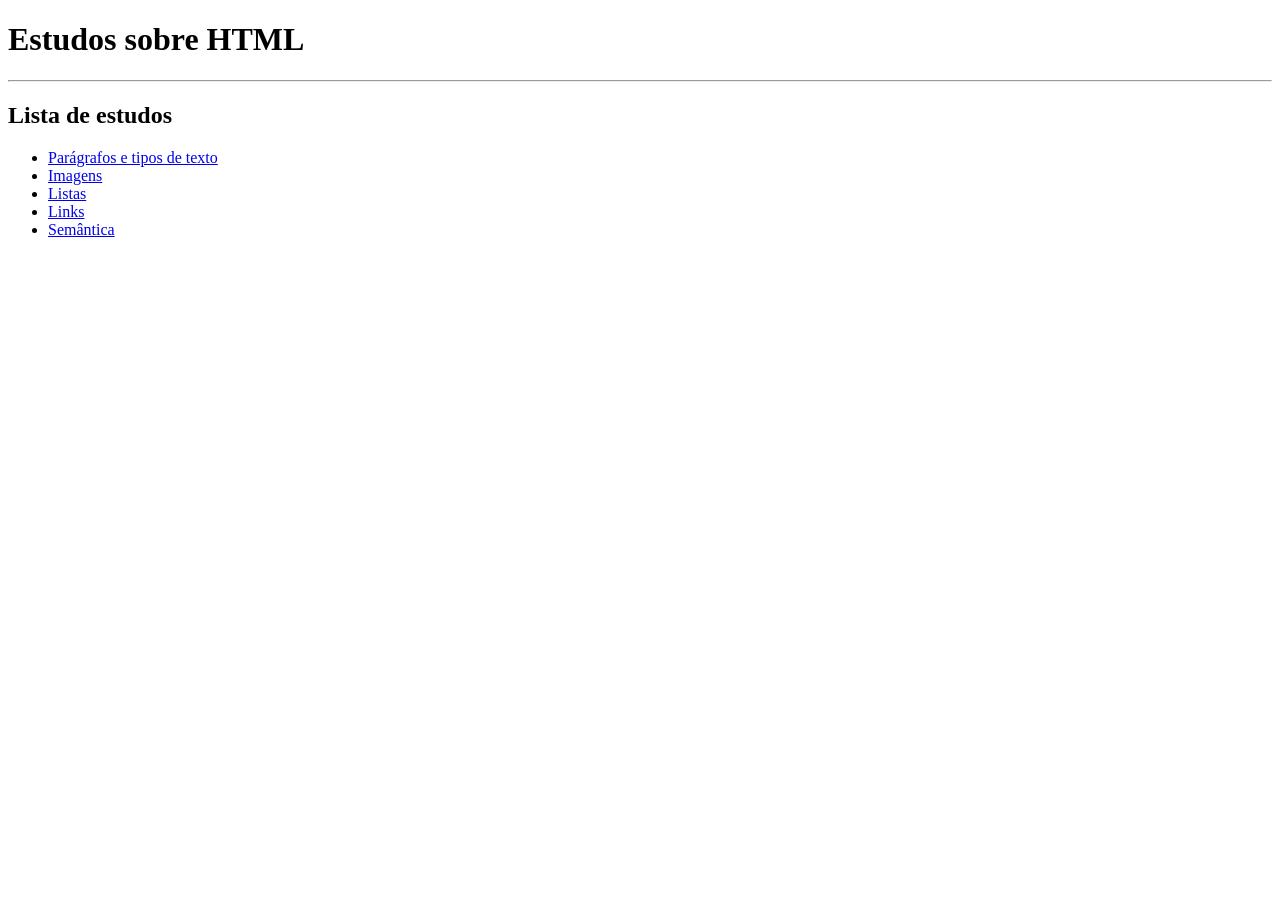
<file: basics/index.html>
<!DOCTYPE html>
<html lang="pt-br">
<head>
  <meta charset="UTF-8">
  <meta name="viewport" content="width=device-width, initial-scale=1.0">
  <title>First Site!</title>
</head>
<body>
  <h1>Estudos sobre HTML</h1>
  <hr>

  <h2>Lista de estudos</h2>

  <ul>
    <li>
      <a href="pages/textos.html">Parágrafos e tipos de texto</a>
    </li>
    <li>
      <a href="pages/imagens.html">Imagens</a>
    </li>
    <li>
      <a href="pages/listas.html">Listas</a>
    </li>
    <li>
      <a href="pages/links.html">Links</a>
    </li>
    <li>
      <a href="pages/semantica.html">Semântica</a>
    </li>

  </ul>
</body>
</html>
</file>
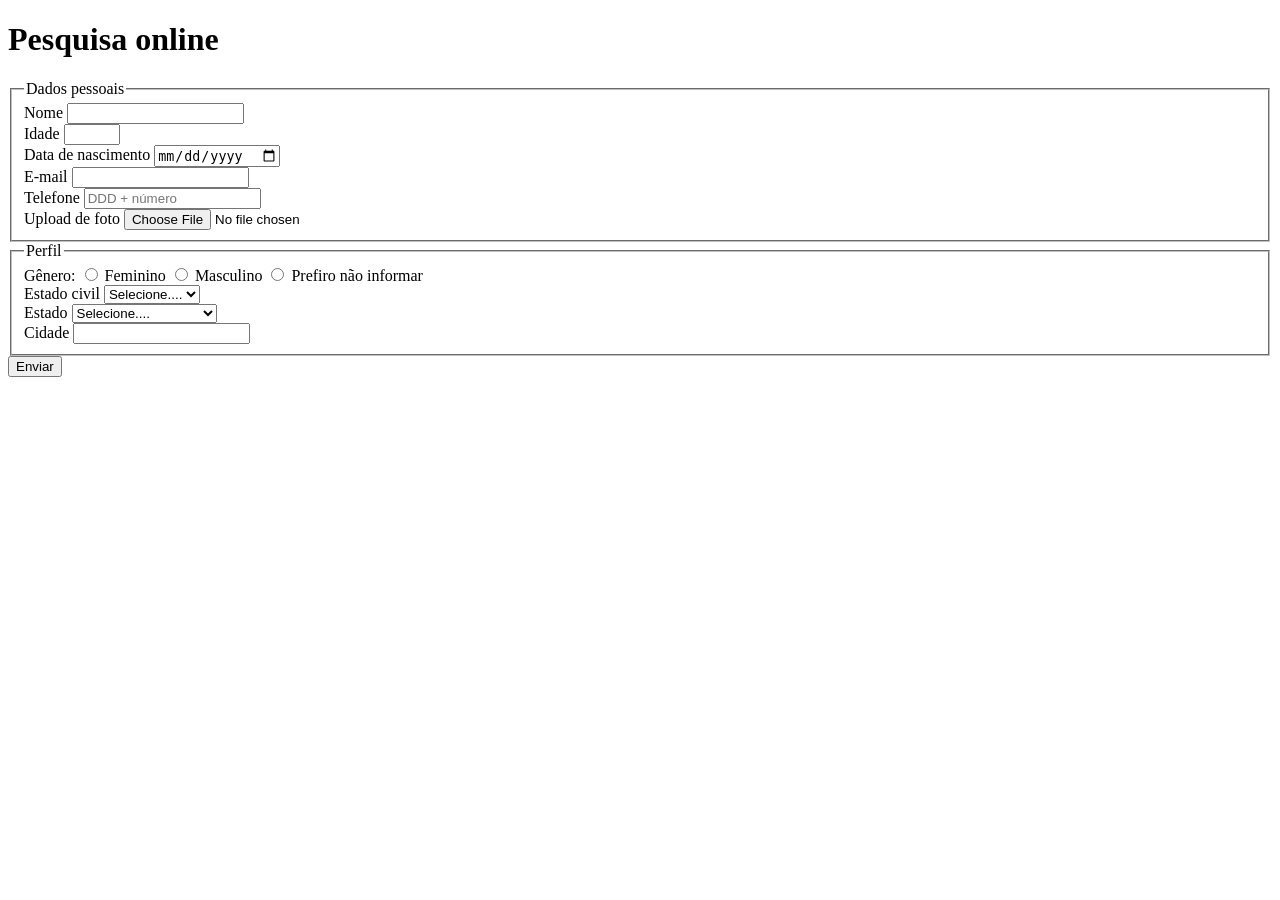
<file: form/index.html>
<!DOCTYPE html>
<html lang="en">
<head>
  <meta charset="UTF-8">
  <meta name="viewport" content="width=device-width, initial-scale=1.0">
  <title>Pesquisa Culturama</title>
</head>
<body>
  <header>
    <h1>Pesquisa online</h1>
  </header>
  <main>
    <section>
      <form action="" method="get">
        <!-- Sessão dados pessoais -->
        <fieldset>
          <legend>Dados pessoais</legend>
          <label for="name">Nome</label>
          <input id="name" name="name" type="text" required>
          <br>
          <label for="age">Idade</label>
          <input id="age" name="age" type="number" required min="12" max="100">
          <br>
          <label for="birthDate">Data de nascimento</label>
          <input id="birthDate" type="date" name="birthDate">
          <br>
          <label for="email">E-mail</label>
          <input type="email" name="email" id="email">
          <br>
          <label for="phone">Telefone</label>
          <input type="tel" name="phone" id="phone" pattern="[0-9]{11}" placeholder="DDD + número">
          <br>
          <label for="photo">Upload de foto</label>
          <input type="file" accept="image/*" name="photo" id="photo">
          <br>
        </fieldset>

        <fieldset>
          <legend>Perfil</legend>
          <span3>Gênero:</span3>
          <input type="radio" name="gender" id="gender-female" value="female">
          <label for="gender-female" >Feminino</label>
          <input type="radio" name="gender" id="gender-male" value="male">
          <label for="gender-male" >Masculino</label>
          <input type="radio" name="gender" id="gender-not-info" value="notInformed">
          <label for="gender-not-info" >Prefiro não informar</label>
          <br>
          <label for="maritalStatus">Estado civil</label>
          <select name="maritalStatus" id="maritalStatus">
            <option value="notInformed">Selecione....</option>
            <option value="solteiro">Solteiro</option>
            <option value="casado">Casado</option>
            <option value="divorciado">Divorciado</option>
            <option value="viuvo">Viúvo</option>
          </select>
          <br>
          <label for="state">Estado</label>
          <select name="state" id="state" required>
            <option value="notInformed">Selecione....</option>
            <option value="AC">Acre</option>
            <option value="AL">Alagoas</option>
            <option value="AP">Amapá</option>
            <option value="AM">Amazonas</option>
            <option value="BA">Bahia</option>
            <option value="CE">Ceará</option>
            <option value="DF">Distrito Federal</option>
            <option value="ES">Espirito Santo</option>
            <option value="GO">Goiás</option>
            <option value="MA">Maranhão</option>
            <option value="MS">Mato Grosso do Sul</option>
            <option value="MT">Mato Grosso</option>
            <option value="MG">Minas Gerais</option>
            <option value="PA">Pará</option>
            <option value="PB">Paraíba</option>
            <option value="PR">Paraná</option>
            <option value="PE">Pernambuco</option>
            <option value="PI">Piauí</option>
            <option value="RJ">Rio de Janeiro</option>
            <option value="RN">Rio Grande do Norte</option>
            <option value="RS">Rio Grande do Sul</option>
            <option value="RO">Rondônia</option>
            <option value="RR">Roraima</option>
            <option value="SC">Santa Catarina</option>
            <option value="SP">São Paulo</option>
            <option value="SE">Sergipe</option>
            <option value="TO">Tocantins</option>
          </select>
          <br>
          <label for="city">Cidade</label>
          <input type="text" name="city" id="city">
        </fieldset>
        <button type="submit">Enviar</button>
      </form>
    </section>
  </main>
</body>
</html>
</file>
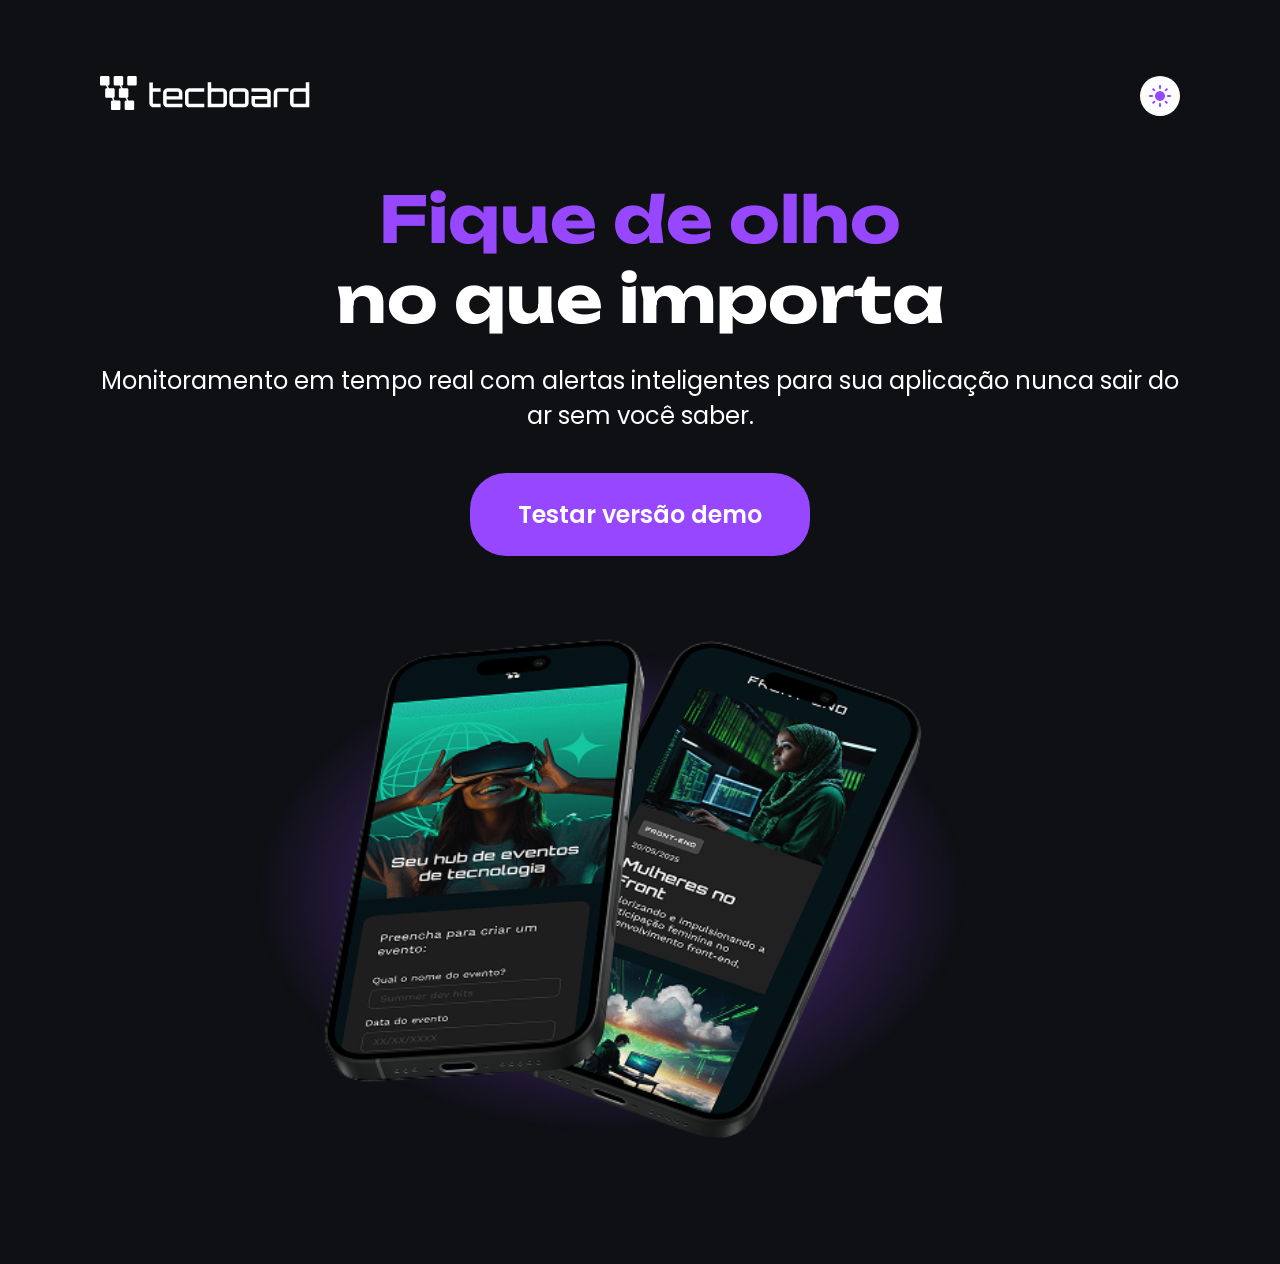
<file: landing/index.html>
<!DOCTYPE html>
<html lang="en">
<head>
  <link rel="preconnect" href="https://fonts.googleapis.com">
  <link rel="preconnect" href="https://fonts.gstatic.com" crossorigin>
  <meta charset="UTF-8">
  <meta name="viewport" content="width=device-width, initial-scale=1.0">
  <link rel="shortcut icon" href="favicon-tecboard-preto-e-roxo.svg" type="image/x-icon">
  <link rel="stylesheet" href="style.css">
  <link href="https://fonts.googleapis.com/css2?family=Poppins:wght@400;600&family=Unbounded:wght@700&display=swap" rel="stylesheet">
  <title>Tecboard</title>
</head>
<body>
  <div>
    <header>
      <h1 aria-label="Tecboard">
        <img
          src="assets/icons/logo-tecboard-branco.svg"
          alt="Logo Tecboard na cor branca"
        >
      </h1>
      <button aria-label="trocar entre light e dark mode">
        <img
          src="assets/icons/icon-light-mode.svg"
          alt="ícone de um sol na cor roxa"
        >
      </button>
    </header>
    <main>
      <section>
        <div>
          <h2><span>Fique de olho</span><br> no que importa</h2>
          <p>Monitoramento em tempo real com alertas inteligentes para sua aplicação nunca sair do ar sem você saber.</p>
        </div>
        <a href="#">Testar versão demo</a>
        <img
          src="assets/img/celulares-sobrepostos-desktop.png"
          alt="Dois celulares sobrepostos com o aplicativo Tecboard aberto e um fundo roxo"
        >
      </section>
    </main>
  </div>

</body>
</html>
</file>
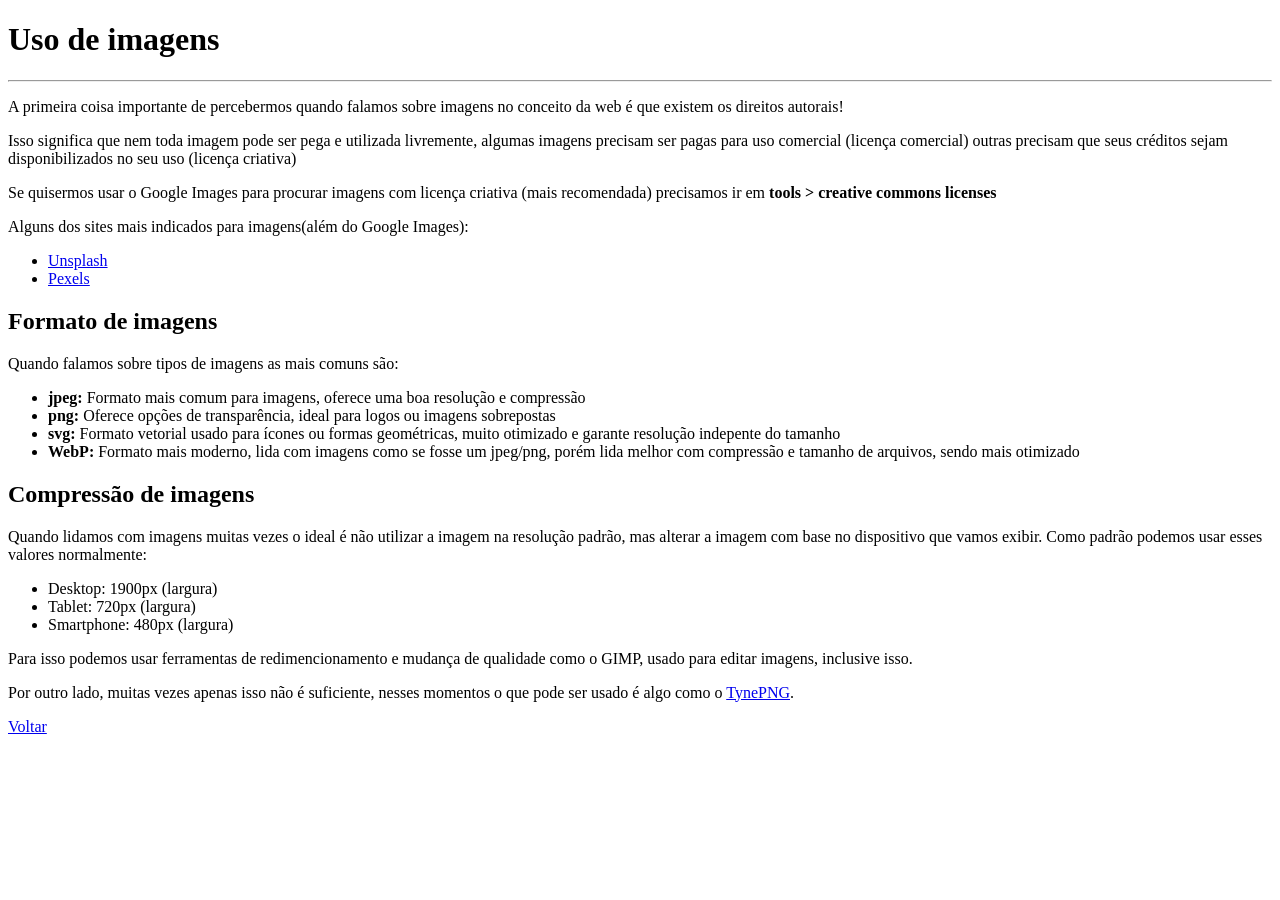
<file: basics/pages/imagens.html>
<!DOCTYPE html>
<html lang="pt-br">
<head>
  <meta charset="UTF-8">
  <meta name="viewport" content="width=device-width, initial-scale=1.0">
  <title>Imagens</title>
</head>
<body>
  <h1>Uso de imagens</h1>
  <hr>

  <p>A primeira coisa importante de percebermos quando falamos sobre imagens no conceito da web é que existem os direitos autorais!</p>
  <p>Isso significa que nem toda imagem pode ser pega e utilizada livremente, algumas imagens precisam ser pagas para uso comercial (licença comercial) outras precisam que seus créditos sejam disponibilizados no seu uso (licença criativa)</p>
  <p>Se quisermos usar o Google Images para procurar imagens com licença criativa (mais recomendada) precisamos ir em <strong>tools > creative commons licenses</strong></p>

  <p>Alguns dos sites mais indicados para imagens(além do Google Images): </p>
  <ul>
    <li><a href="https://unsplash.com/" target="_blank">Unsplash</a></li>
    <li><a href="https://www.pexels.com/" target="_blank">Pexels</a></li>
  </ul>

  <h2>Formato de imagens</h2>

  <p>Quando falamos sobre tipos de imagens as mais comuns são:</p>

  <ul>
    <li><strong>jpeg:</strong> Formato mais comum para imagens, oferece uma boa resolução e compressão</li>
    <li><strong>png:</strong> Oferece opções de transparência, ideal para logos ou imagens sobrepostas</li>
    <li><strong>svg:</strong> Formato vetorial usado para ícones ou formas geométricas, muito otimizado e garante resolução indepente do tamanho</li>
    <li><strong>WebP:</strong> Formato mais moderno, lida com imagens como se fosse um jpeg/png, porém lida melhor com compressão e tamanho de arquivos, sendo mais otimizado</li>
  </ul>

  <h2>Compressão de imagens</h2>

  <p>Quando lidamos com imagens muitas vezes o ideal é não utilizar a imagem na resolução padrão, mas alterar a imagem com base no dispositivo que vamos exibir. Como padrão podemos usar esses valores normalmente:</p>

  <ul>
    <li>Desktop: 1900px (largura)</li>
    <li>Tablet: 720px (largura)</li>
    <li>Smartphone: 480px (largura)</li>
  </ul>

  <p>Para isso podemos usar ferramentas de redimencionamento e mudança de qualidade como o GIMP, usado para editar imagens, inclusive isso.</p>

  <p>Por outro lado, muitas vezes apenas isso não é suficiente, nesses momentos o que pode ser usado é algo como o <a href="https://tinypng.com/" target="_blank">TynePNG</a>.</p>

  <a href="../index.html">Voltar</a>
</body>
</html>
</file>
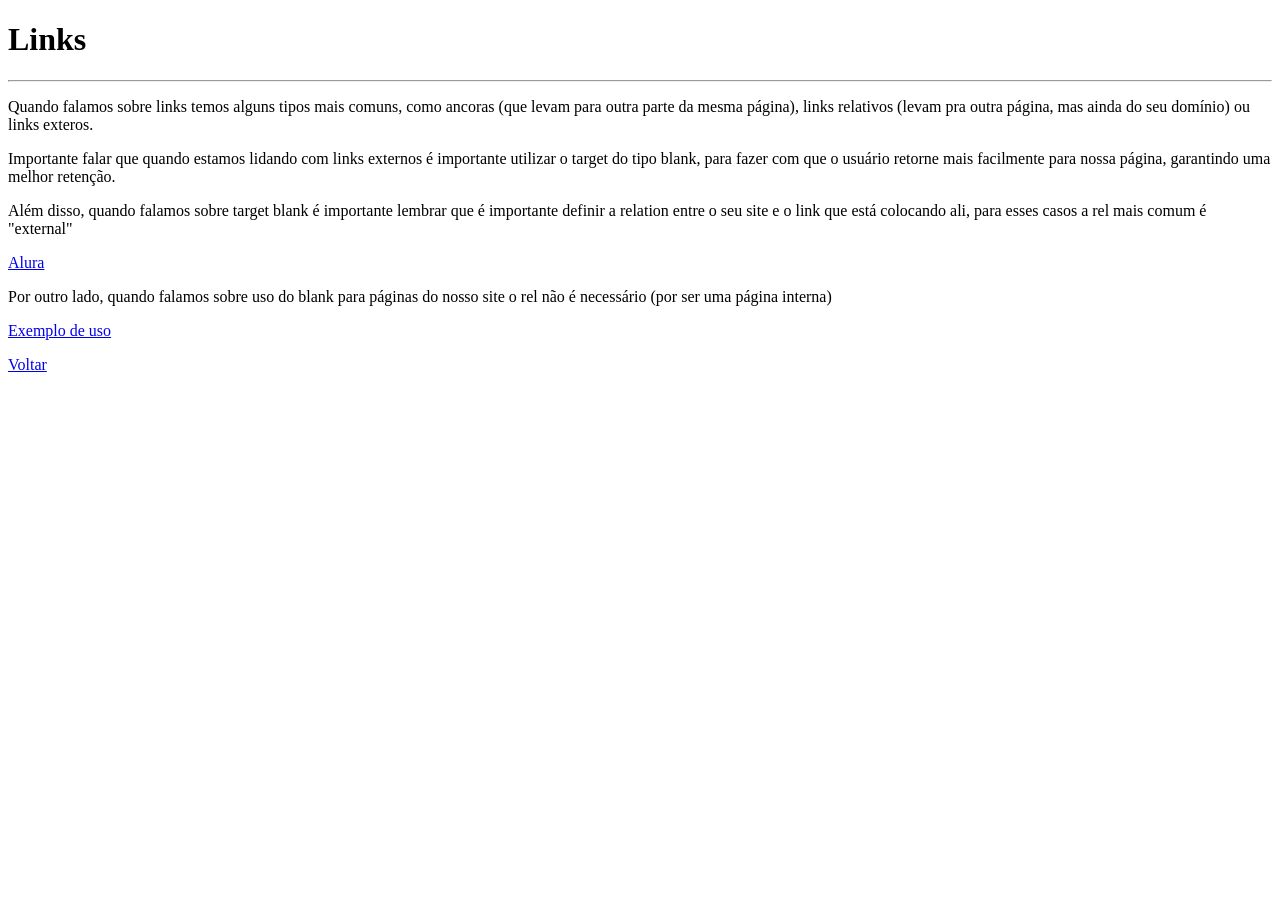
<file: basics/pages/links.html>
<!DOCTYPE html>
<html lang="pt-br">
<head>
  <meta charset="UTF-8">
  <meta name="viewport" content="width=device-width, initial-scale=1.0">
  <title>Links</title>
</head>
<body>
  <h1>Links</h1>
  <hr>

  <p>Quando falamos sobre links temos alguns tipos mais comuns, como ancoras (que levam para outra parte da mesma página), links relativos (levam pra outra página, mas ainda do seu domínio) ou links exteros.</p>

  <p>Importante falar que quando estamos lidando com links externos é importante utilizar o target do tipo blank, para fazer com que o usuário retorne mais facilmente para nossa página, garantindo uma melhor retenção.</p>

  <p>Além disso, quando falamos sobre target blank é importante lembrar que é importante definir a relation entre o seu site e o link que está colocando ali, para esses casos a rel mais comum é "external"</p>

  <p><a href="http://alura.com.br" target="_blank" rel="external">Alura</a></p>

  <p>Por outro lado, quando falamos sobre uso do blank para páginas do nosso site o rel não é necessário (por ser uma página interna)</p>

  <p><a href="./textos.html" target="_blank">Exemplo de uso</a></p>

  <a href="../index.html">Voltar</a>
</body>
</html>
</file>
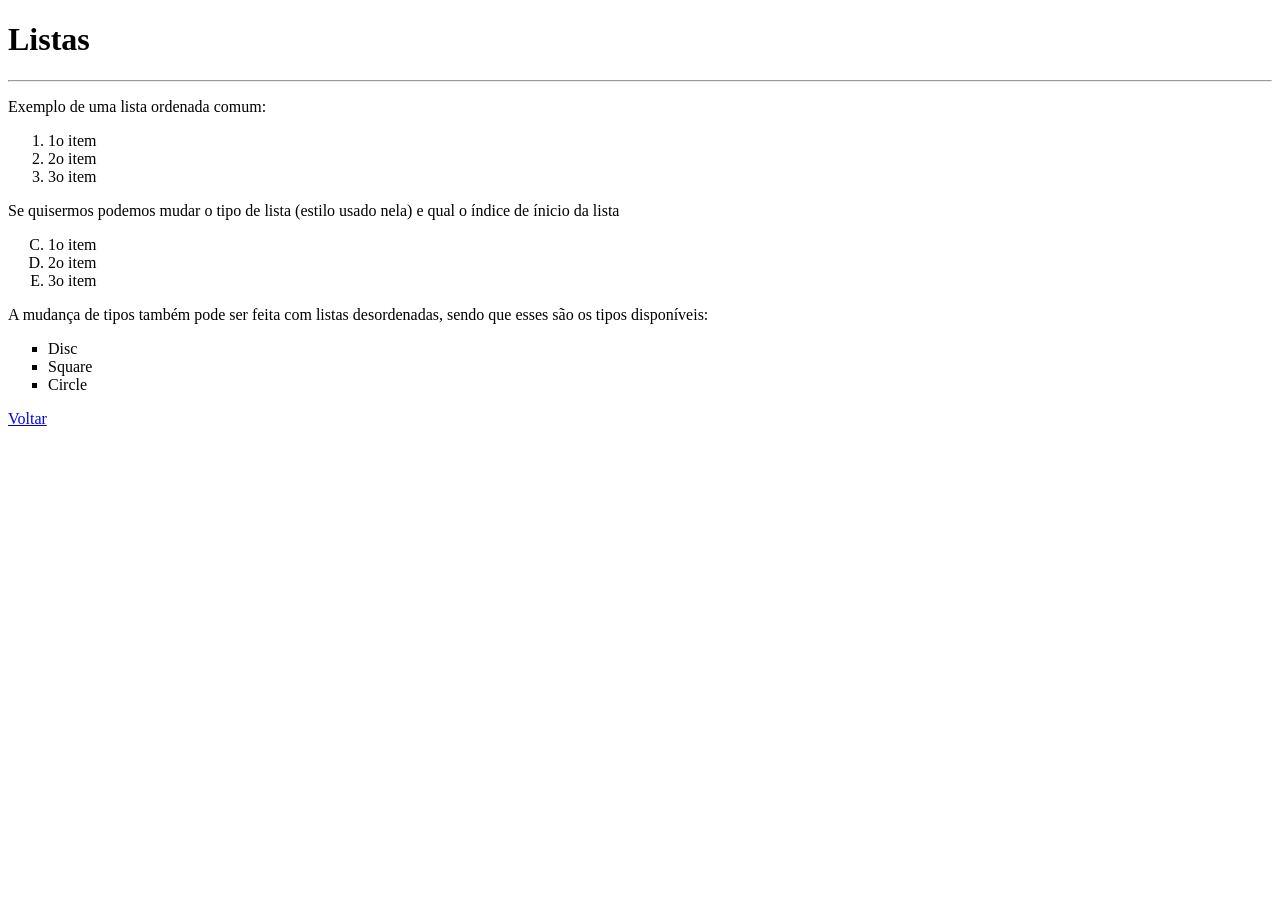
<file: basics/pages/listas.html>
<!DOCTYPE html>
<html lang="en">
<head>
  <meta charset="UTF-8">
  <meta name="viewport" content="width=device-width, initial-scale=1.0">
  <title>Listas</title>
</head>
<body>
  <h1>Listas</h1>
  <hr>

  <p>Exemplo de uma lista ordenada comum:</p>

  <ol>
    <li>1o item</li>
    <li>2o item</li>
    <li>3o item</li>
  </ol>

  <p>Se quisermos podemos mudar o tipo de lista (estilo usado nela) e qual o índice de ínicio da lista</p>

  <ol type="A" start="3">
    <li>1o item</li>
    <li>2o item</li>
    <li>3o item</li>
  </ol>

  <p>A mudança de tipos também pode ser feita com listas desordenadas, sendo que esses são os tipos disponíveis:</p>

  <ul type="square">
    <li>Disc</li>
    <li>Square</li>
    <li>Circle</li>
  </ul>

  <a href="../index.html">Voltar</a>
</body>
</html>
</file>
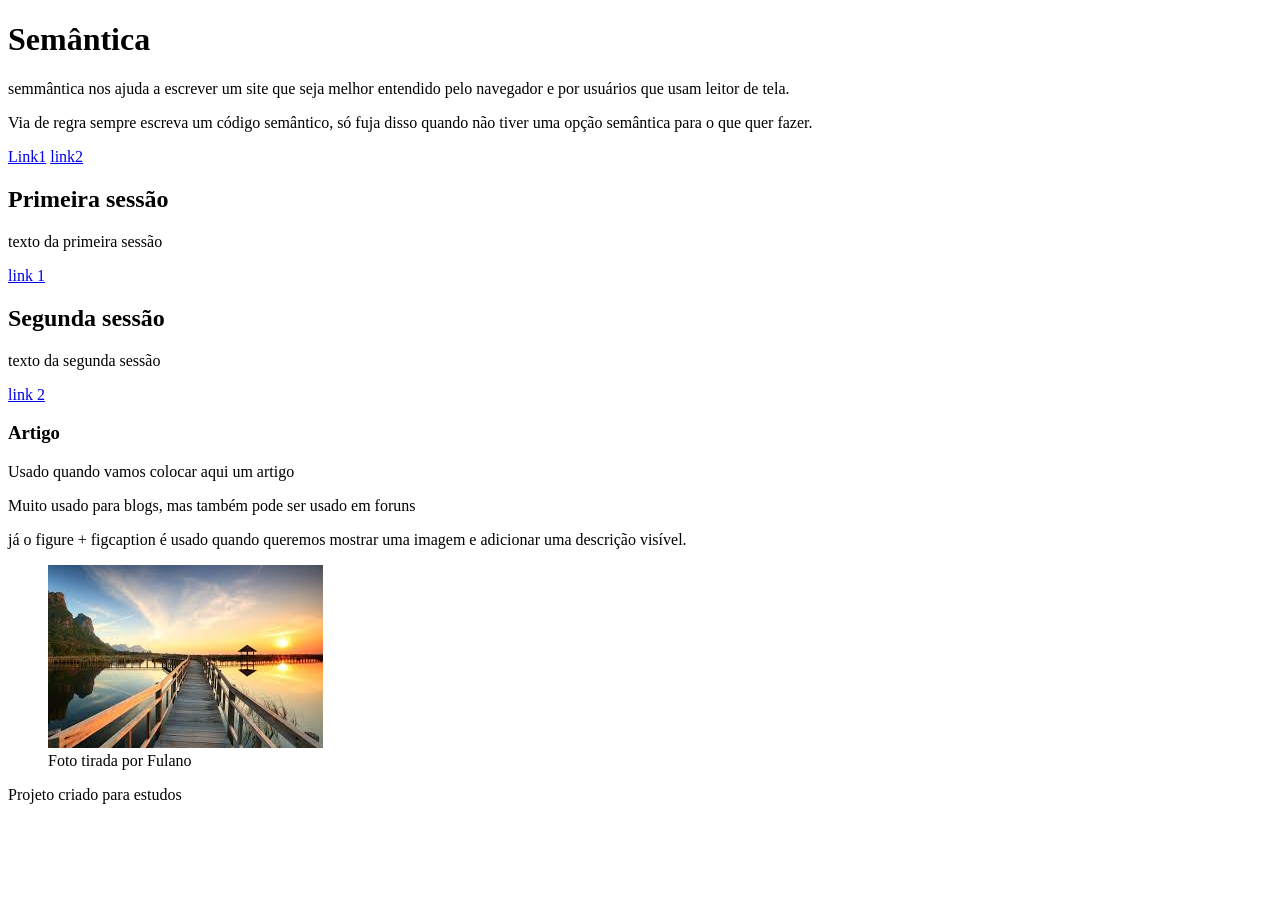
<file: basics/pages/semantica.html>
<!DOCTYPE html>
<html lang="pt-br">
<head>
  <meta charset="UTF-8">
  <meta name="viewport" content="width=device-width, initial-scale=1.0">
  <title>Semântica</title>
</head>
<body>
  <head>
    <h1>Semântica</h1>

    <p>semmântica nos ajuda a escrever um site que seja melhor entendido pelo navegador e por usuários que usam leitor de tela.</p>
    <p>Via de regra sempre escreva um código semântico, só fuja disso quando não tiver uma opção semântica para o que quer fazer.</p>

    <nav>
      <a href="#">Link1</a>
      <a href="#">link2</a>
    </nav>
  </head>
  <body>
    <section>
      <h2>Primeira sessão</h2>
      <p>texto da primeira sessão</p>
      <a href="#">link 1</a>
    </section>
    <section>
      <h2>Segunda sessão</h2>
      <p>texto da segunda sessão</p>
      <a href="#">link 2</a>
    </section>
    <article>
      <h3>Artigo</h3>
      <p>Usado quando vamos colocar aqui um artigo</p>
      <p>Muito usado para blogs, mas também pode ser usado em foruns</p>
    </article>
    <p>já o figure + figcaption é usado quando queremos mostrar uma imagem e adicionar uma descrição visível.</p>
    <figure>
      <img src="../img/paisagem.png" alt="Ponte de madeira no por do sol">
      <figcaption>Foto tirada por Fulano</figcaption>
    </figure>
  </body>
  <footer>
    <p>Projeto criado para estudos</p>
  </footer>
</body>
</html>
</file>
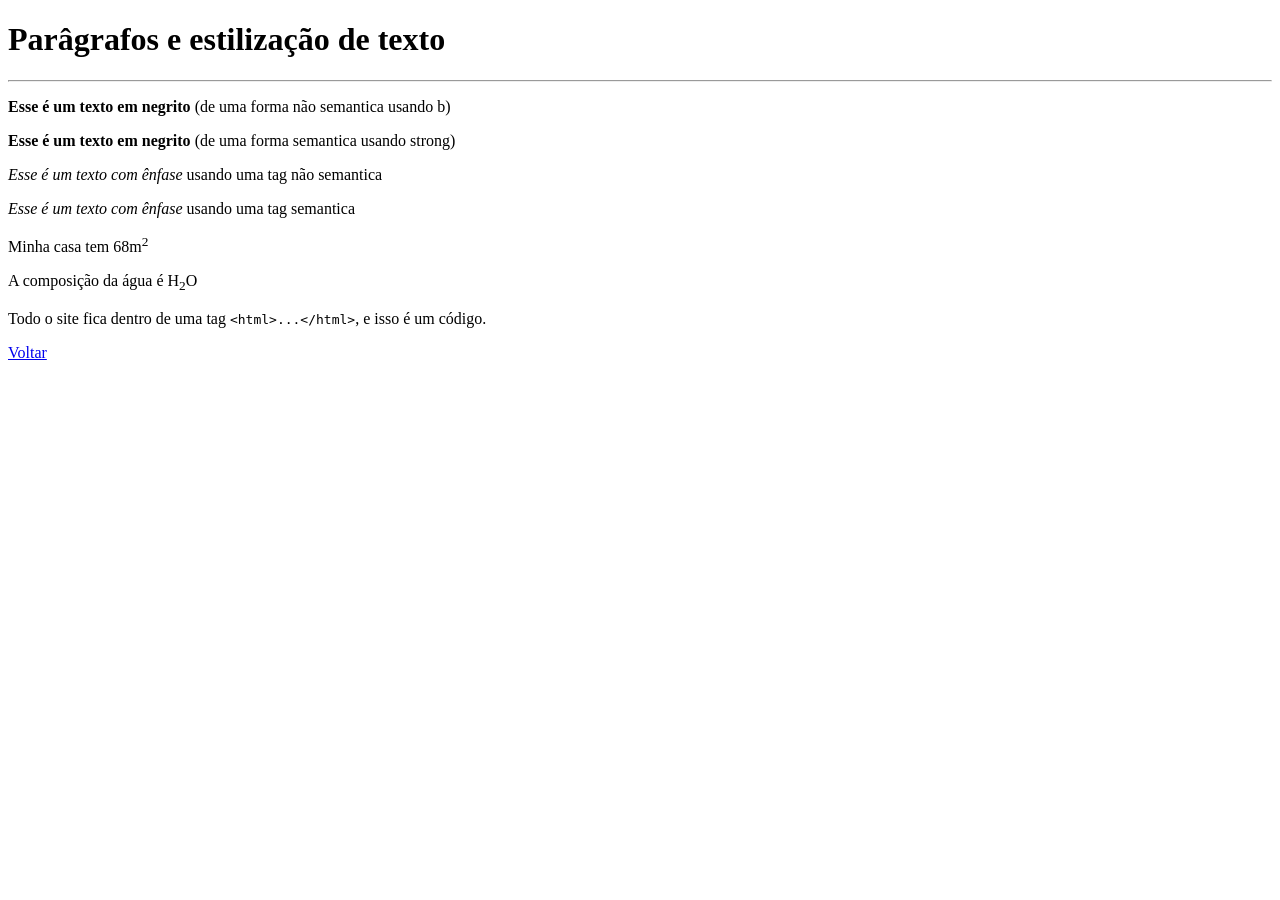
<file: basics/pages/textos.html>
<!DOCTYPE html>
<html lang="pt-br">
<head>
  <meta charset="UTF-8">
  <meta name="viewport" content="width=device-width, initial-scale=1.0">
  <title>Textos</title>
</head>
<body>
  <h1>Parâgrafos e estilização de texto</h1>
  <hr>

  <p><b>Esse é um texto em negrito</b> (de uma forma não semantica usando b)</p>
  <p><strong>Esse é um texto em negrito</strong> (de uma forma semantica usando strong)</p>

  <p><i>Esse é um texto com ênfase</i> usando uma tag não semantica</p>
  <p><em>Esse é um texto com ênfase</em> usando uma tag semantica</p>

  <p>Minha casa tem 68m<sup>2</sup></p>
  <p>A composição da água é H<sub>2</sub>O</p>

  <p>Todo o site fica dentro de uma tag <code>&lt;html&gt;...&lt;/html&gt;</code>, e isso é um código.</p>

  <a href="../index.html">Voltar</a>
</body>
</html>
</file>
<file: landing/style.css>
* {
  padding: 0;
  margin: 0;
  border: 0;

  background: none;
  box-sizing: border-box;
}

body {
  background-color: #0E1014;
}

h2, p, a {
  color: #FFFFFF;
  text-align: center;
}

h2 {
  font-size: 4rem;
  font-family: Unbounded, sans-serif;
}

h2 > span {
  color: #9747FF
}

p, a {
  font-family: Poppins, sans-serif;
  font-size: 1.5rem;
}

p {
  font-weight: 400;
}

a {
  font-weight: 600;
  text-decoration: none;

  background-color: #9747FF;

  padding: 1.5rem 3rem;
  display: inline-block;
  border-radius: 2.25rem;
  margin: auto;
}

a:hover {
  background-color: #8233E8;
}

header {
  display: flex;
  justify-content: space-between;
}

section {
  display: flex;
  flex-direction: column;

  gap: 2.5rem;
}

section > div {
  display: flex;
  flex-direction: column;
  gap: 1.5rem;
}

body > div {
  max-width: 75rem;
  margin: 0 auto;
  padding: 3.75rem;
}

header {
  margin-top: 1rem;
  margin-bottom: 3.75rem
}

@media(max-width: 768px) {
  header {
    margin-top: 0.25rem;
    margin-bottom: 4.5rem;
  }
}

@media(max-width: 375px) {
  header {
    margin-top: 1rem;
    margin-bottom: 3.75rem;
  }

  h2 {
    font-size: 2.5rem;
  }

  p, a {
    font-size: 1.25rem;
  }

  a {
    padding: 1.5rem;
  }

  body > div {
    padding: 1rem;
  }
}
</file>
